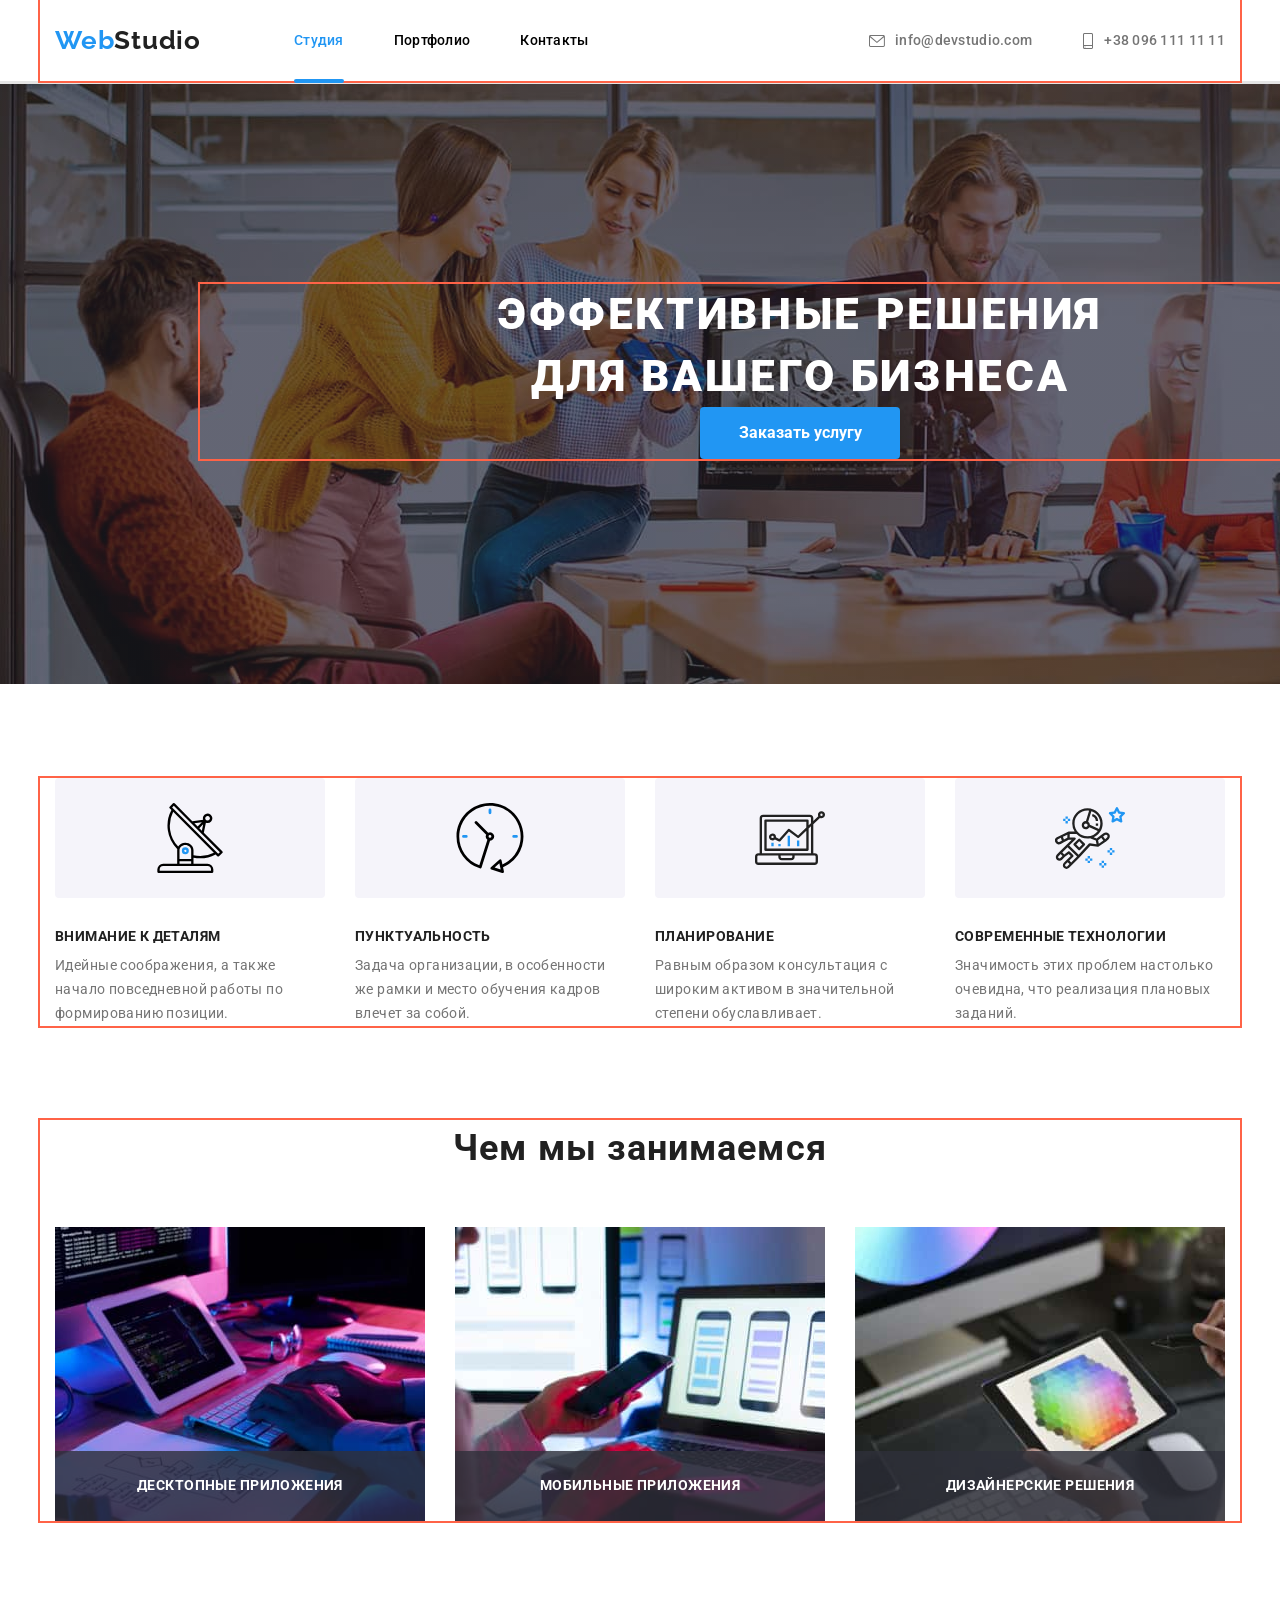
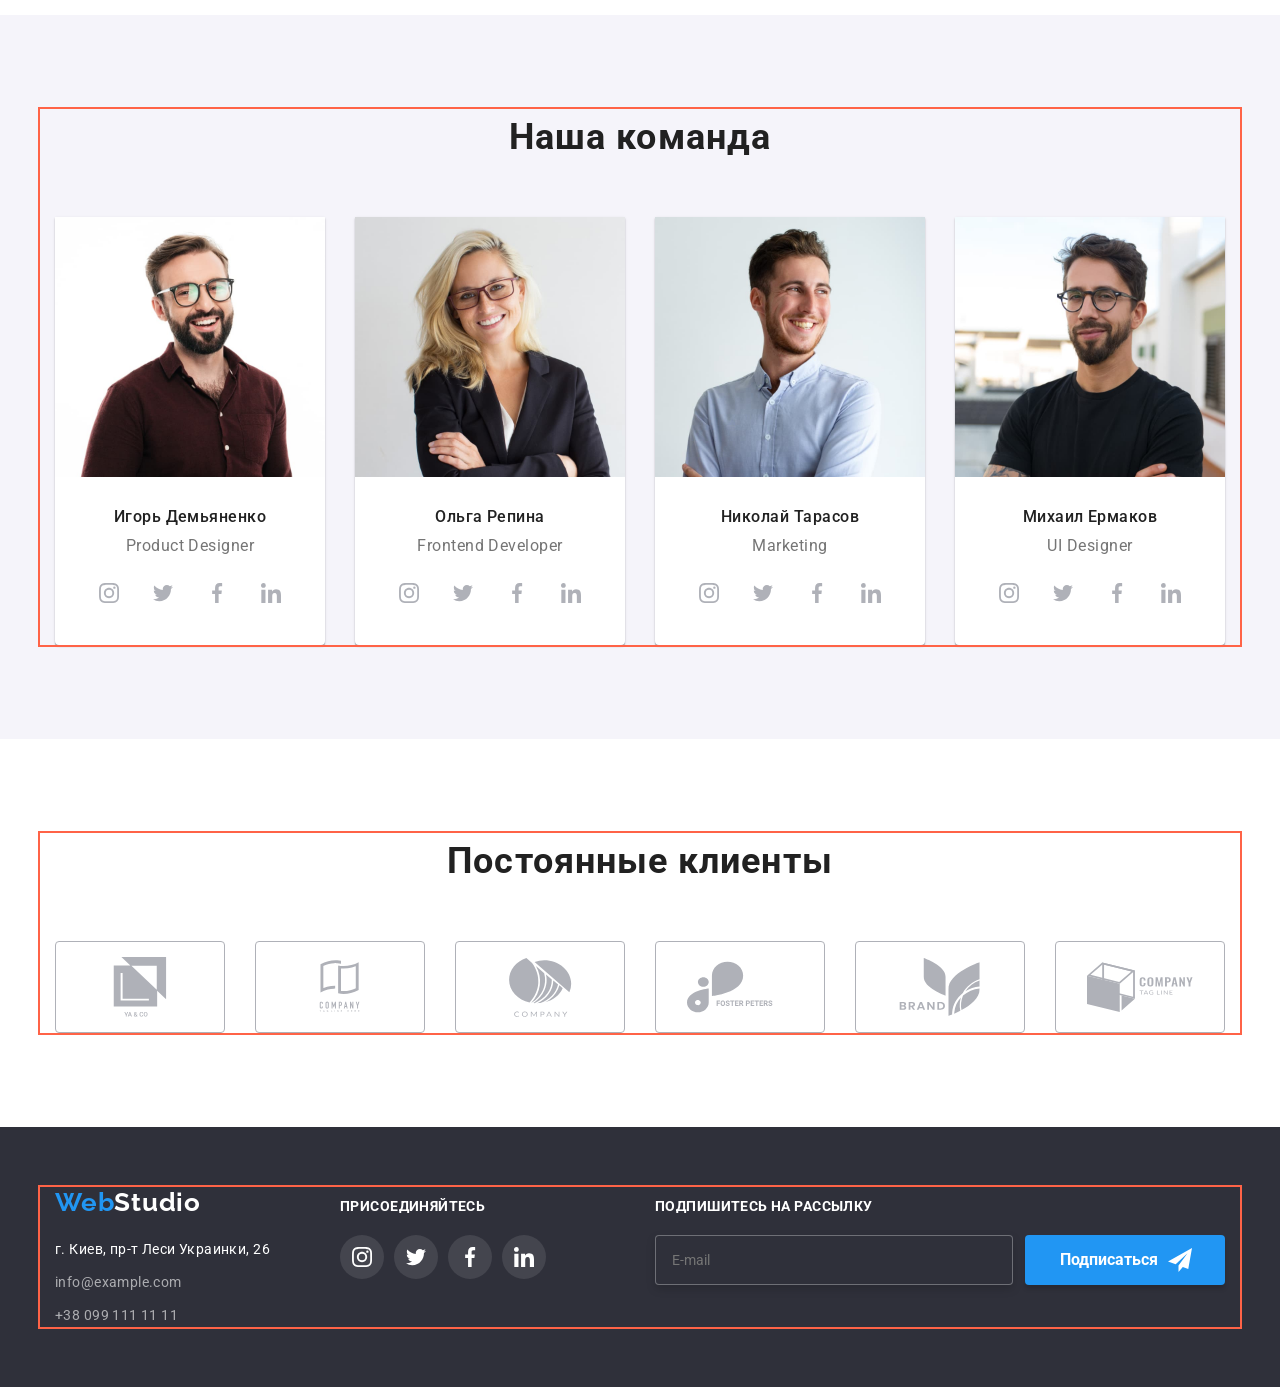
<file: index.html>
<!DOCTYPE html>
<html lang="ru">
<head>
    <meta charset="UTF-8">
    <meta http-equiv="X-UA-Compatible" content="IE=edge">
    <meta name="viewport" content="width=device-width, initial-scale=1.0">
    <link rel="stylesheet" href="https://cdnjs.cloudflare.com/ajax/libs/modern-normalize/1.1.0/modern-normalize.min.css" integrity="sha512-wpPYUAdjBVSE4KJnH1VR1HeZfpl1ub8YT/NKx4PuQ5NmX2tKuGu6U/JRp5y+Y8XG2tV+wKQpNHVUX03MfMFn9Q==" crossorigin="anonymous" referrerpolicy="no-referrer" />
    <link rel="stylesheet" href="./css/styles.css">
    <link rel="preconnect" href="https://fonts.googleapis.com">
    <link rel="preconnect" href="https://fonts.gstatic.com">
    <link href="https://fonts.googleapis.com/css2?family=Raleway:wght@700&family=Roboto:wght@400;500;700;900&display=swap" rel="stylesheet">
    <title>Партфолио</title>
</head>
<body>
            <!--  Шапка !--> 
    <header class="header">
        <div class="container container-header">
        <a class="link-logo" href="#"><span class="text-web">Web</span>Studio</a>
        <nav class="header-navigation">
            <ul class="header-list-nav">
                <li class="header-item" ><a class="header-link aclive-page current" href="./index.html">Студия</a></li>
                <li class="header-item"><a class="header-link" href="./portfolio.html">Портфолио</a></li>
                <li class="header-item"><a class="header-link" href="#">Контакты</a></li>
            </ul>

        </nav> 
            <ul class="header-list-adress">
                <li class="header-item-adress">
                    <a class="header-link-mail connection" href="mailto:info@devstudio.com"><svg class="header-link-icom-mail" width="16" height="12"><use href="images/icons/symbol .svg#icon-envelope"></use></svg>info@devstudio.com</a>
                </li>
                <li class="header-item-adress">
                    <a class="header-link-tel connection" href="tel:+380961111111"><svg class="header-link-icon-tel" width="12" height="16"><use href="images/icons/symbol .svg#icon-smartphone"></use></svg>+38 096 111 11 11</a>
                </li>
            </ul>
        </div>
    </header>
    
    <!-- Основная часть -->
    <main>
        <section class="hero overlane">
            <div class="container">
            <h1 class="hero-title">Эффективные решения для вашего бизнеса</h1>
           <button  class="hero-btn" type="button" data-modal-open>Заказать услугу</button>
        </div>
        </section>
       <!-- Особенности -->
        <section class="special">
            <div class="container">
            <h2 class="visually-hidden">Особенности</h2>
            <ul class="special-list">
                <li class="special-item">
                    <div class="special-cont-svg">
                        <svg class="special-svg">
                            <use href="images/icons/symbol .svg#icon-antenna-1">
                                
                            </use>
                        </svg>
                    </div>
                    <h3 class="special-feature">Внимание к деталям</h3>
                    <p class="special-text">Идейные соображения, а также начало повседневной работы по формированию позиции.</p>
                </li>
                <li class="special-item">
                    <div class="special-cont-svg">
                        <svg class="special-svg">
                            <use href="images/icons/symbol .svg#icon-clock-1">
                                
                            </use>
                        </svg>
                    </div>
                    <h3 class="special-feature">Пунктуальность</h3>
                    <p class="special-text">Задача организации, в особенности же рамки и место обучения кадров влечет за собой.</p>
                </li>
                <li class="special-item">
                    <div class="special-cont-svg">
                        <svg class="special-svg">
                            <use href="images/icons/symbol .svg#icon-diagram-1">
                                
                            </use>
                        </svg>
                    </div>
                    <h3 class="special-feature">Планирование</h3>
                    <p class="special-text">Равным образом консультация с широким активом в значительной степени обуславливает.</p>
                </li>
                <li class="special-item">
                    <div class="special-cont-svg">
                        <svg class="special-svg">
                            <use href="images/icons/symbol .svg#icon-astronaut-1">
                                
                            </use>
                        </svg>
                    </div>
                    <h3 class="special-feature">Современные технологии</h3>
                    <p class="special-text">Значимость этих проблем настолько очевидна, что реализация плановых заданий.</p>
                </li>
            </ul>
        </div>
        </section>
        
        <!-- Чем Занимаемся -->
        <section class="work">
            <div class="container">
            <h2 class="work-title title">Чем мы занимаемся</h2>
            <ul class="work-list">
                <li class="work-item">
                    <div class="work-thumb">
                        <img src="./images/class/comp.jpg" alt="Компьютер" width="370">
                        <div class="work-thumb-text">
                        <h3 class="work-title-description">Десктопные приложения</h3>
                    </div>
                    </div>                           
                </li>
                <li class="work-item">
                    <div class="work-thumb">
                    <img src="./images/class/phone.jpg" alt="Телефон" width="370">
                    <div class="work-thumb-text">
                    <h3 class="work-title-description">Мобильные приложения</h3>
                </div>
                </div>
                </li>
                <li class="work-item">
                    <div class="work-thumb">
                    <img src="./images/class/tablet.jpg" alt="Планшет" width="370">
                    <div class="work-thumb-text">
                    <h3 class="work-title-description">Дизайнерские решения</h3>
                </div>
                </div>
                </li>
            </ul>
        </div>
        </section>
        <!-- Команда -->
        <section class="team">
            <div class="container">
            <h2 class="team-title title">Наша команда</h2>
            <ul class="team-list">
                <li class="team-item">
                    
                    <img class="team-img" src="./images/team/Igor.jpg" alt="Игорь" width="270">
                    <div class="team-poster">
                        <h3 class="team-title-men">Игорь Демьяненко</h3>
                    <p class="team-class" lang="en">Product Designer</p>
                    <ul class="team-list-svg">
                        <li class="team-item-svg">
                            <a class="team-link-svg" href="https://www.instagram.com/"><svg class="team-svg"><use href="images/icons/symbol .svg#icon-instagram-2"></use></svg></a>
                        </li>
                        <li class="team-item-svg">
                            <a class="team-link-svg" href="https://twitter.com/"><svg class="team-svg"><use href="images/icons/symbol .svg#icon-twitter-1"></use></svg></a>
                        </li>
                        <li class="team-item-svg">
                            <a class="team-link-svg" href="https://www.facebook.com/"><svg class="team-svg"><use href="images/icons/symbol .svg#icon-facebook-1"></use></svg></a>
                        </li>
                        <li class="team-item-svg">
                            <a class="team-link-svg" href="https://www.linkedin.com/"><svg class="team-svg"><use href="images/icons/symbol .svg#icon-linkedin-1"></use></svg></a>
                        </li>
                    </ul>    
                </div>
                    
                    
                </li>
                <li class="team-item">
                
                    
                        <img class="team-img" src="./images/team/Olga.jpg" alt="Ольга" width="270">
                        <div class="team-poster aft">
                        <h3 class="team-title-men">Ольга Репина</h3>
                    <p class="team-class" lang="en">Frontend Developer</p>
                    <ul class="team-list-svg">
                        <li class="team-item-svg">
                            <a class="team-link-svg" href="https://www.instagram.com/"><svg class="team-svg"><use href="images/icons/symbol .svg#icon-instagram-2"></use></svg></a>
                        </li>
                        <li class="team-item-svg">
                            <a class="team-link-svg" href="https://twitter.com/"><svg class="team-svg"><use href="images/icons/symbol .svg#icon-twitter-1"></use></svg></a>
                        </li>
                        <li class="team-item-svg">
                            <a class="team-link-svg" href="https://www.facebook.com/"><svg class="team-svg"><use href="images/icons/symbol .svg#icon-facebook-1"></use></svg></a>
                        </li>
                        <li class="team-item-svg">
                            <a class="team-link-svg" href="https://www.linkedin.com/"><svg class="team-svg"><use href="images/icons/symbol .svg#icon-linkedin-1"></use></svg></a>
                        </li>
                    </ul>
                </div>
                    
                  
                </li>
                <li class="team-item">
                 
                    
                        <img class="team-img" src="./images/team/Nikolay.jpg" alt="Николай" width="270">
                        <div class="team-poster">
                        <h3 class="team-title-men">Николай Тарасов</h3>
                    <p class="team-class" lang="en">Marketing</p>
                    <ul class="team-list-svg">
                        <li class="team-item-svg">
                            <a class="team-link-svg" href="https://www.instagram.com/"><svg class="team-svg"><use href="images/icons/symbol .svg#icon-instagram-2"></use></svg></a>
                        </li>
                        <li class="team-item-svg">
                            <a class="team-link-svg" href="https://twitter.com/"><svg class="team-svg"><use href="images/icons/symbol .svg#icon-twitter-1"></use></svg></a>
                        </li>
                        <li class="team-item-svg">
                            <a class="team-link-svg" href="https://www.facebook.com/"><svg class="team-svg"><use href="images/icons/symbol .svg#icon-facebook-1"></use></svg></a>
                        </li>
                        <li class="team-item-svg">
                            <a class="team-link-svg" href="https://www.linkedin.com/"><svg class="team-svg"><use href="images/icons/symbol .svg#icon-linkedin-1"></use></svg></a>
                        </li>
                    </ul>   
                </div>
                    
                
                </li>
                <li class="team-item">
                 
                    
                        <img class="team-img" src="./images/team/Michael.jpg" alt="Михаил" width="270">
                        <div class="team-poster">
                        <h3 class="team-title-men">Михаил Ермаков</h3>
                        <p class="team-class" lang="en">UI Designer</p>
                        <ul class="team-list-svg">
                            <li class="team-item-svg">
                                <a class="team-link-svg" href="https://www.instagram.com/"><svg class="team-svg"><use href="images/icons/symbol .svg#icon-instagram-2"></use></svg></a>
                            </li>
                            <li class="team-item-svg">
                                <a class="team-link-svg" href="https://twitter.com/"><svg class="team-svg"><use href="images/icons/symbol .svg#icon-twitter-1"></use></svg></a>
                            </li>
                            <li class="team-item-svg">
                                <a class="team-link-svg" href="https://www.facebook.com/"><svg class="team-svg"><use href="images/icons/symbol .svg#icon-facebook-1"></use></svg></a>
                            </li>
                            <li class="team-item-svg">
                                <a class="team-link-svg" href="https://www.linkedin.com/"><svg class="team-svg"><use href="images/icons/symbol .svg#icon-linkedin-1"></use></svg></a>
                            </li>
                        </ul>
           
                    </div>
                    
                
                </li>
            </ul>
        </div>

        </section>
        <section class="client">
            <div class="container">
                <h2 class="client-title title">Постоянные клиенты</h2>
                <ul class="client-list">
                    <li class="client-item">
                        <a href="#" class="client-link"><svg class="client-item-svg"><use href="images/icons/symbol .svg#icon-comp1"></use></svg></a>
                    </li>
                    <li class="client-item">
                        <a href="#" class="client-link"><svg class="client-item-svg"><use href="images/icons/symbol .svg#icon-comp2"></use></svg></a>
                    </li>
                    <li class="client-item">
                        <a href="#" class="client-link"><svg class="client-item-svg"><use href="images/icons/symbol .svg#icon-comp3"></use></svg></a>
                    </li>
                    <li class="client-item">
                        <a href="#" class="client-link"><svg class="client-item-svg"><use href="images/icons/symbol .svg#icon-comp4"></use></svg></a>
                    </li>
                    <li class="client-item">
                        <a href="#" class="client-link"><svg class="client-item-svg"><use href="images/icons/symbol .svg#icon-comp5"></use></svg></a>
                    </li>
                    <li class="client-item">
                        <a href="#" class="client-link"><svg class="client-item-svg"><use href="images/icons/symbol .svg#icon-comp6"></use></svg></a>                        
                    </li>
                </ul>
            </div>

        </section>
    </main>
    <!-- Подвал -->
    <footer class="footer">
        <div class="container footer-cont">
            <div class="footer-adress-cont cont">
            <a class="link-logo" href="#"><span class="text-web">Web</span>Studio</a>
        <address class="footer-adress">
            <ul class="footer-list">
                <li class="footer-item-adress"><a class="footer-link-adress connection" href="#">г. Киев, пр-т Леси Украинки, 26</a></li>
                <li class="footer-item"><a class="footer-link-tel connection" href="mailto:info@example.com">info@example.com</a></li>
                <li class="footer-item"><a class="footer-link-mail connection" href="tel:+380991111111">+38 099 111 11 11</a></li>
            </ul>
        </address> 
    </div>
    <div class="footer-social cont">
        <p class="footer-text">присоединяйтесь</p>
        <ul class="footer-social-list">
            <li class="footer-social-item"><a class="footer-social-link" href="https://www.instagram.com/"><svg class="footer-icon"><use href="images/icons/symbol .svg#icon-instagram-2"></use></svg></a></li>
            <li class="footer-social-item"><a class="footer-social-link" href="https://twitter.com/"><svg class="footer-icon"><use href="images/icons/symbol .svg#icon-twitter-1"></use></svg></a></li>
            <li class="footer-social-item"><a class="footer-social-link" href="https://www.facebook.com/"><svg class="footer-icon"><use href="images/icons/symbol .svg#icon-facebook-1"></use></svg></a></li>
            <li class="footer-social-item"><a class="footer-social-link" href="https://www.linkedin.com/"><svg class="footer-icon"><use href="images/icons/symbol .svg#icon-linkedin-1"></use></svg></a></li>
        </ul>
    </div>
    <div class="footer-input">
        <form class="footer-form">
            <p class="footer-text">Подпишитесь на рассылку</p>   
            <div class="footer-subscribe cont">
            <input class="footer-input-mail" type="email" name="email" id="email" placeholder="E-mail">
            <label for="email"></label>
            <button type="submit" class="footer-btn"><svg class="footer-svg" width="24" height="24"><use class="footer-svg-icon" href="images/icons/symbol .svg#icon-icon-send"></use></svg>Подписаться</button>
            </div>
        </form>
    </div>
</div>
</footer>
    
    <!-- /////////////////MODAL /////////// -->
    <div class="backdrop is-hidden" data-modal>
        <div class="modal">
            <form class="form">
                <p class="form-title-text">Оставьте свои данные, мы вам перезвоним</p>
                
                    <label class="label">
                        <input class="input" type="text" name="text" placeholder=" ">
                        <svg class="form-icon" width="18" height="18">
                            <use href="./images/icons/symbol .svg#icon-person-black-18dp-1"></use>
                        </svg>
                        <span class="form-text">Имя</span>
                    </label>
                
                <label class="label">
                    <input class="input" type="tel" name="tel" placeholder=" " autofocus>
                    <svg class="form-icon" width="18" height="18">
                        <use href="./images/icons/symbol .svg#icon-phone-black-18dp-1"></use>
                    </svg>
                    <span class="form-text">Телефон</span>
                </label>
                <label class="label">
                    <input class="input" type="email" name="email" placeholder=" ">
                    <svg class="form-icon" width="18" height="18">
                        <use href="./images/icons/symbol .svg#icon-email-black-18dp-1"></use>
                    </svg>
                    <span class="form-text">Почта</span>
                </label>
                <label class="label label-comment">
                <textarea class="form-comment" name="comment" id="comment" cols="40" rows="10" placeholder="Введите текст"></textarea>
                <span class="form-text">Комментарий</span>
            </label> 

                <label class="label-checkbox">
                    <input class="checkbox-input" type="checkbox" name="check" value="check">
                    <svg class="checkbox-icon" width="16" height="15"> 
                        <use href="./images/icons/symbol .svg#icon-icon-check"></use>
                    </svg>
                    <p class="checkbox-text">Соглашаюсь с рассылкой и принимаю <span><a class="checkbox-text-decoration" href="#">Условия договора</a></span></p>
                </label>
                
                <button type="submit" class="form-btn">Отправить</button>
    
            </form>
            
        <button class="modal-button" type="button" data-modal-close>
            <svg class="modal-icon" width="11" height="11">
                <use  href="images/icons/symbol .svg#icon-Vector-1">

                </use>
            </svg>
        </button>
        
    
        </div>
    </div>
    
    <script src="./js/modal.js"></script>
</body>
</html>
</file>
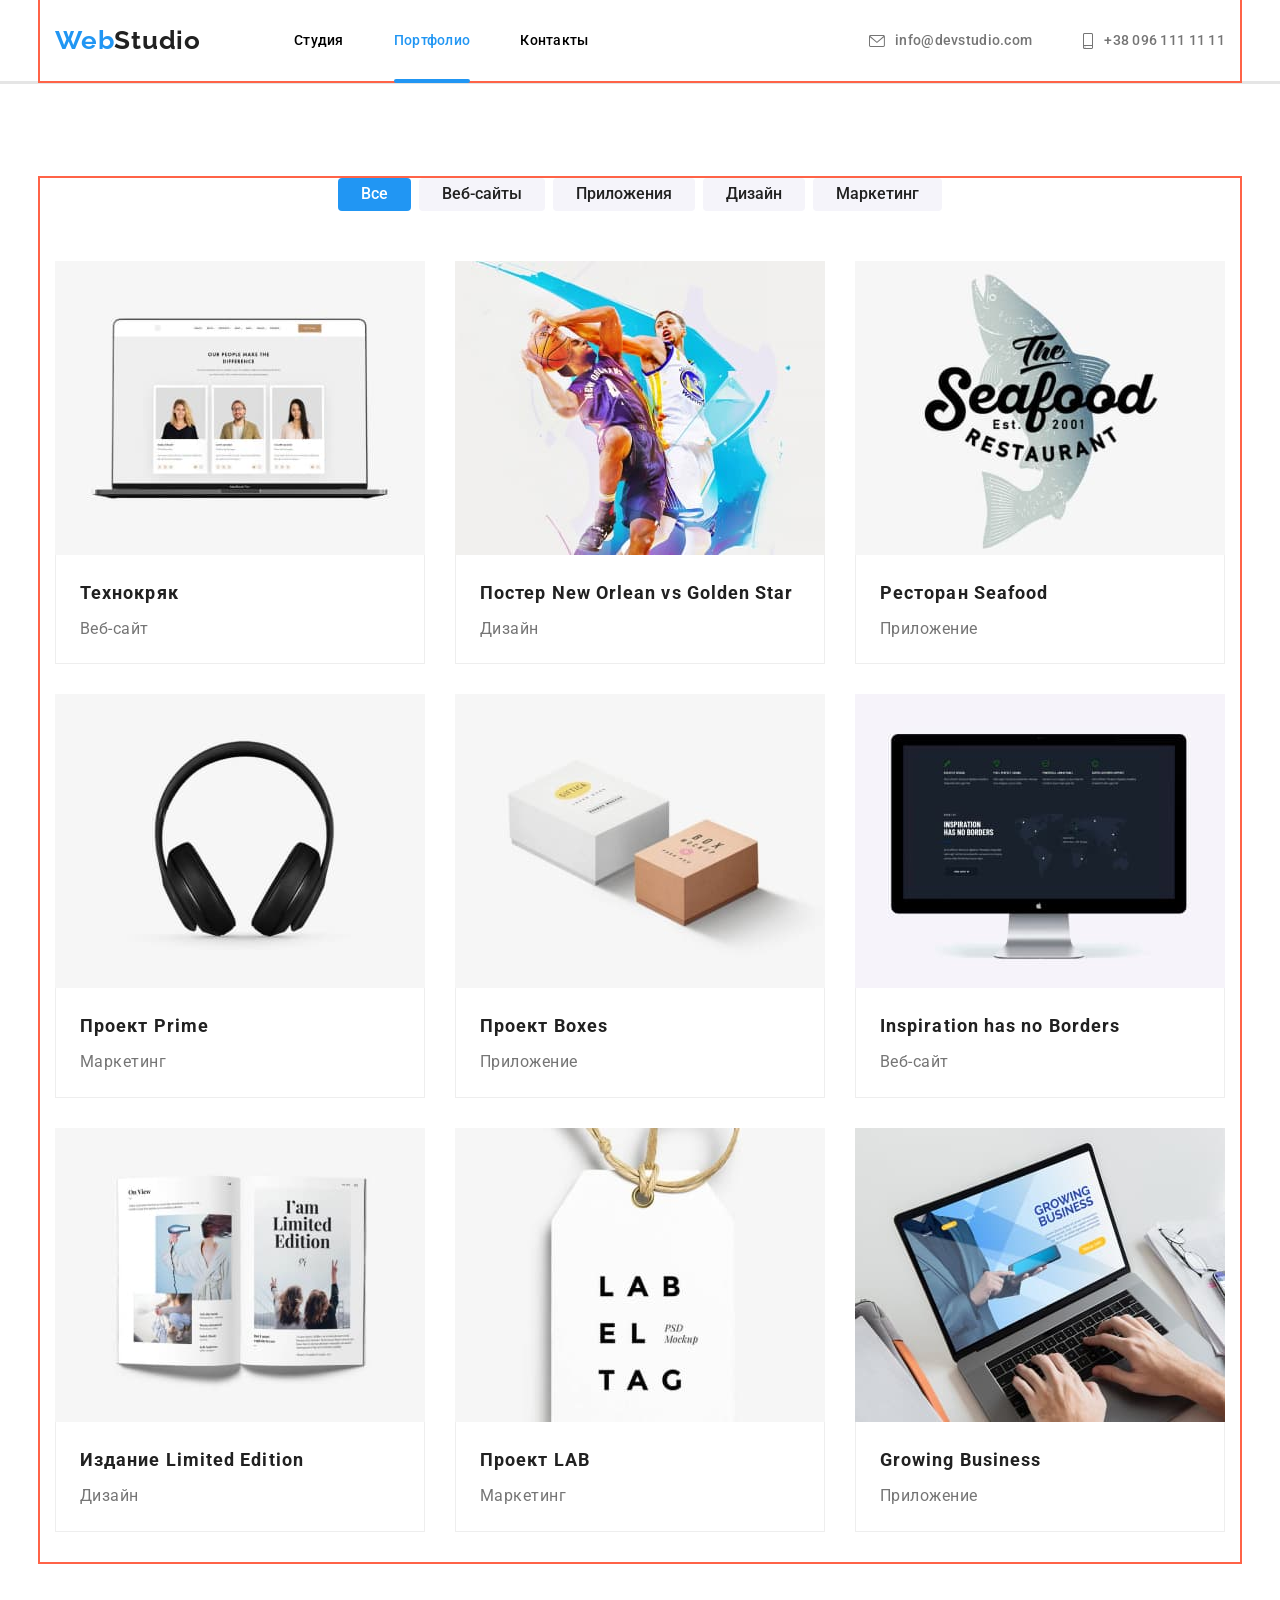
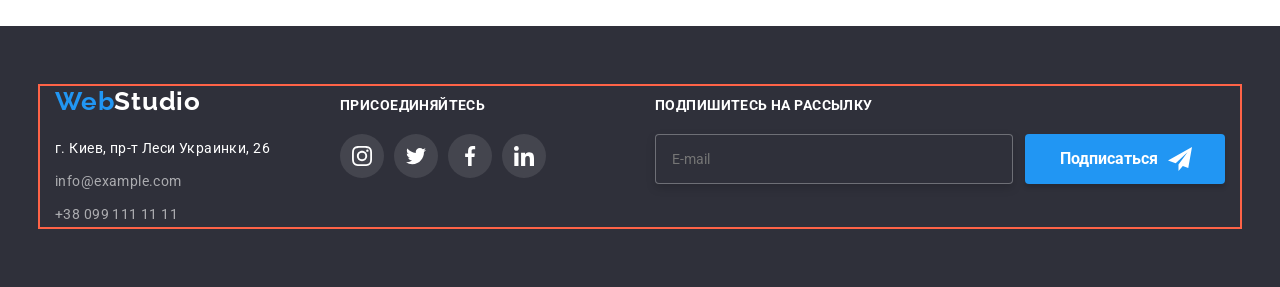
<file: portfolio.html>
<!DOCTYPE html>
<html lang="ru">
<head>
    <meta charset="UTF-8">
    <meta http-equiv="X-UA-Compatible" content="IE=edge">
    <meta name="viewport" content="width=device-width, initial-scale=1.0">
    <link rel="stylesheet" href="https://cdnjs.cloudflare.com/ajax/libs/modern-normalize/1.1.0/modern-normalize.min.css" integrity="sha512-wpPYUAdjBVSE4KJnH1VR1HeZfpl1ub8YT/NKx4PuQ5NmX2tKuGu6U/JRp5y+Y8XG2tV+wKQpNHVUX03MfMFn9Q==" crossorigin="anonymous" referrerpolicy="no-referrer" />
    <link rel="stylesheet" href="./css/styles.css">
    <link rel="preconnect" href="https://fonts.googleapis.com">
    <link rel="preconnect" href="https://fonts.gstatic.com">
    <link href="https://fonts.googleapis.com/css2?family=Raleway:wght@700&family=Roboto:wght@400;500;700;900&display=swap" rel="stylesheet">
    <title>Партфолио</title>
</head>
<body>
    <!--  Шапка !--> 
    <header class="header">
        <div class="container container-header">
        <a class="link-logo" href="#"><span class="text-web">Web</span>Studio</a>
        <nav class="header-navigation">
            <ul class="header-list-nav">
                <li class="header-item" ><a class="header-link " href="./index.html">Студия</a></li>
                <li class="header-item"><a class="header-link aclive-page current" href="./portfolio.html">Портфолио</a></li>
                <li class="header-item"><a class="header-link" href="#">Контакты</a></li>
            </ul>

        </nav> 
        <ul class="header-list-adress">
            <li class="header-item-adress">
                <a class="header-link-mail connection" href="mailto:info@devstudio.com"><svg class="header-link-icom-mail" width="16" height="12"><use href="images/icons/symbol .svg#icon-envelope"></use></svg>info@devstudio.com</a>
            </li>
            <li class="header-item-adress">
                <a class="header-link-tel connection" href="tel:+380961111111"><svg class="header-link-icon-tel" width="12" height="16"><use href="images/icons/symbol .svg#icon-smartphone"></use></svg>+38 096 111 11 11</a>
            </li>
        </ul>
    </div>
</header>
<!-- Герой -->
<main>
    <section class="services">
        <div class="container">
    <h1 class="visually-hidden">Услуги</h1>
    <ul class="services-list">
        <li class="secvices-item"><button type="button" class="services-btn karen-btn">Все</button></li>
        <li class="secvices-item"><button type="button" class="services-btn">Веб-сайты</button></li>
        <li class="secvices-item"><button type="button" class="services-btn">Приложения</button></li>
        <li class="secvices-item"><button type="button" class="services-btn">Дизайн</button></li>
        <li class="secvices-item"><button type="button" class="services-btn">Маркетинг</button></li>
    </ul>
    <ul class="services-cards">
    <li class="services-cards-item">
        <a href="#" class="services-link">
            <div class="services-animation">
<img class="services-img" src="./dz-2.img/crack.jpg" alt="сайт в ноуте" width="370">
<div class="services-bgr">
<p class="services-animation-text">Технокряк это современная площадка распространения коронавируса. Компании используют эту платформу для цифрового шпионажа и атак на защищённые сервера конкурентов.</p>
</div>
</div>
<div class="poster-text">
    <h2 class="services-title">Технокряк</h2>
<p class="services-text">Веб-сайт</p>   
</div>
        </a>        
</li>
        <li class="services-cards-item">
        <a href="#" class="services-link">
            <div class="services-animation">
<img class="services-img" src="./dz-2.img/basketball.jpg" alt="играют в баскетбол" width="370">
<div class="services-bgr">
    <p class="services-animation-text">Технокряк это современная площадка распространения коронавируса. Компании используют эту платформу для цифрового шпионажа и атак на защищённые сервера конкурентов.</p>
    </div>
    </div>
<div class="poster-text"><h2 class="services-title">Постер <span lang="en">New Orlean vs Golden Star</span></h2>
    <p class="services-text">Дизайн</p>
</div>
</a>
        </li>
        <li class="services-cards-item">
            <a href="#" class="services-link">
                <div class="services-animation">
<img class="services-img" src="./dz-2.img/fish.jpg" alt="рыба" width="370">
<div class="services-bgr">
    <p class="services-animation-text">Технокряк это современная площадка распространения коронавируса. Компании используют эту платформу для цифрового шпионажа и атак на защищённые сервера конкурентов.</p>
    </div>
    </div>
<div class="poster-text">
    <h2 class="services-title">Ресторан <span lang="en">Seafood</span></h2>
<p class="services-text">Приложение</p>
</div>
</a>
        </li>
        <li class="services-cards-item">
            <a href="#" class="services-link">
                <div class="services-animation">
<img class="services-img" src="./dz-2.img/headphones.jpg" alt="наушники" width="370">
<div class="services-bgr">
    <p class="services-animation-text">Технокряк это современная площадка распространения коронавируса. Компании используют эту платформу для цифрового шпионажа и атак на защищённые сервера конкурентов.</p>
    </div>
    </div>
<div class="poster-text">
    <h2 class="services-title">Проект <span lang="en">Prime</span></h2>
<p class="services-text">Маркетинг</p>
</div>
</a>
        </li>
        <li class="services-cards-item">
            <a href="#" class="services-link">
                <div class="services-animation">
<img class="services-img" src="./dz-2.img/boxes.jpg" alt="коробки" width="370">
<div class="services-bgr">
    <p class="services-animation-text">Технокряк это современная площадка распространения коронавируса. Компании используют эту платформу для цифрового шпионажа и атак на защищённые сервера конкурентов.</p>
    </div>
    </div>
<div class="poster-text">
    <h2 class="services-title">Проект <span lang="en">Boxes</span></h2>
<p class="services-text">Приложение</p>
</div>
</a>
        </li>
        <li class="services-cards-item">
            <a href="#" class="services-link">
                <div class="services-animation">
<img class="services-img" src="./dz-2.img/monitor.jpg" alt="монитор" width="370">
<div class="services-bgr">
    <p class="services-animation-text">Технокряк это современная площадка распространения коронавируса. Компании используют эту платформу для цифрового шпионажа и атак на защищённые сервера конкурентов.</p>
    </div>
    </div>
<div class="poster-text">
    <h2 class="services-title"><span lang="en">Inspiration has no Borders</span></h2>
<p class="services-text">Веб-сайт</p>
</div>
</a>
        </li>
        <li class="services-cards-item">
            <a href="#" class="services-link">
                <div class="services-animation">
<img class="services-img" src="./dz-2.img/book.jpg" alt="книга" width="370">
<div class="services-bgr">
    <p class="services-animation-text">Технокряк это современная площадка распространения коронавируса. Компании используют эту платформу для цифрового шпионажа и атак на защищённые сервера конкурентов.</p>
    </div>
    </div>
<div class="poster-text">
    <h2 class="services-title">Издание <span lang="en">Limited Edition</span></h2>
<p class="services-text">Дизайн</p>
</div>
</a>
        </li>
        <li class="services-cards-item">
            <a href="#" class="services-link">
                <div class="services-animation">
<img class="services-img" src="./dz-2.img/tag.jpg" alt="бирка" width="370">
<div class="services-bgr">
    <p class="services-animation-text">Технокряк это современная площадка распространения коронавируса. Компании используют эту платформу для цифрового шпионажа и атак на защищённые сервера конкурентов.</p>
    </div>
    </div>
<div class="poster-text">
    <h2 class="services-title">Проект <span lang="en">LAB</span></h2>
<p class="services-text">Маркетинг</p>
</div>
</a>
        </li>
        <li class="services-cards-item">
            <a href="#" class="services-link">
                <div class="services-animation">
<img class="services-img" src="./dz-2.img/notebook.jpg" alt="ноутбук" width="370">
<div class="services-bgr">
    <p class="services-animation-text">Технокряк это современная площадка распространения коронавируса. Компании используют эту платформу для цифрового шпионажа и атак на защищённые сервера конкурентов.</p>
    </div>
    </div>
<div class="poster-text">
<h2 class="services-title" lang="en">Growing Business</h2>
<p class="services-text">Приложение</p>
</div>
</a>
        </li>
    </ul> 
    </div>
    </section>  
</main>
<!-- Подвал -->
<footer class="footer">
    <div class="container footer-cont">
        <div class="footer-adress-cont cont">
        <a class="link-logo" href="#"><span class="text-web">Web</span>Studio</a>
    <address class="footer-adress">
        <ul class="footer-list">
            <li class="footer-item-adress"><a class="footer-link-adress connection" href="#">г. Киев, пр-т Леси Украинки, 26</a></li>
            <li class="footer-item"><a class="footer-link-tel connection" href="mailto:info@example.com">info@example.com</a></li>
            <li class="footer-item"><a class="footer-link-mail connection" href="tel:+380991111111">+38 099 111 11 11</a></li>
        </ul>
    </address> 
</div>
    <div class="footer-social cont">
        <p class="footer-text">присоединяйтесь</p>
        <ul class="footer-social-list">
            <li class="footer-social-item"><a class="footer-social-link" href="https://www.instagram.com/"><svg class="footer-icon"><use href="images/icons/symbol .svg#icon-instagram-2"></use></svg></a></li>
            <li class="footer-social-item"><a class="footer-social-link" href="https://twitter.com/"><svg class="footer-icon"><use href="images/icons/symbol .svg#icon-twitter-1"></use></svg></a></li>
            <li class="footer-social-item"><a class="footer-social-link" href="https://www.facebook.com/"><svg class="footer-icon"><use href="images/icons/symbol .svg#icon-facebook-1"></use></svg></a></li>
            <li class="footer-social-item"><a class="footer-social-link" href="https://www.linkedin.com/"><svg class="footer-icon"><use href="images/icons/symbol .svg#icon-linkedin-1"></use></svg></a></li>
        </ul>
    </div>
    <div class="footer-input">
        <form class="footer-form">
            <p class="footer-text">Подпишитесь на рассылку</p>   
            <div class="footer-subscribe cont">
            <input class="footer-input-mail" type="email" name="email" id="email" placeholder="E-mail">
            <label for="email"></label>
            <button type="submit" class="footer-btn"><svg class="footer-svg" width="24" height="24"><use class="footer-svg-icon" href="images/icons/symbol .svg#icon-icon-send"></use></svg>Подписаться</button>
            </div>
        </form>
    </div>
</div>
</footer>
<script src="./js/modal.js"></script>
</body>
</html>
</file>
<file: css/styles.css>
:root {
    --brand-blue: #2196F3;
    --brand-black: #212121;
    --brand-white: #ffffff;
    --brand-fon: #2F303A;
    --brand-grey:#757575;
    --brand-black-studio: #000000;
    --brand-background: #E5E5E5;
    --brand-background-team: #F5F4FA;
    --brand-link-svg:#AFB1B8;
    --brand-btn:#188CE8;
    --brand-border:#EEEEEE;
    --brand-transition:250ms cubic-bezier(0.4, 0, 0.2, 1);
    
}
 /* СТУДИЯ 1 */
body {
color: var(--brand-black);
font-family: 'Roboto', sans-serif;
font-size: 14px;
color: #E5E5E5;
}
.container{
    
    width: 1200px;
    margin:0 auto;
    padding: 0 15px;
    outline: 2px solid tomato;
    
    
    
}
h1,h2,h3,h4,h5,h6{
    margin: 0 ;
    
}
p{
    margin: 0;
    
}
ul{
    list-style: none;
    margin: 0;
    padding: 0;
}
img{
        display: block;
        max-width: 100%;
        height: auto;
        
}





/* header  */

     /*   ВАРИАНТ 2 */
.header{
    background-color: var(--brand-white);
    border-bottom-style: solid;
    
}

.container-header{
    display: flex;
    align-items: center;
}




    .link-logo{
text-decoration: none;
color: var(--brand-black);
font-family: Raleway;
font-weight: 700;
font-size: 26px;
line-height: 1.2;
letter-spacing: 0.03em;

}
.header .link-logo {
    display: inline-block;
    padding-top: 25px;
    padding-bottom: 25px;
}

.text-web {
    color: var(--brand-blue)
}
.link-logo:hover, .link-logo:focus{
    color: var(--brand-blue);
}
.link-logo:active{
    color: var(--brand-blue);
}


a{
    text-decoration: none;
}
.header-navigation{
    margin-left: 93px;
}
.header-list-nav, .header-list-adress{
    
    font-weight: 500;
    font-size: 14px;
    line-height: 1.14;
    letter-spacing: 0.02em;
    color: var(--brand-black);
    
}
.header-list-nav{
    display: flex;
    
    
}
.header-list-adress{
    display: flex;
    margin-left: auto;
}
.header-item:not(:last-child){
    margin-right: 50px;
    
}


.header-link{
    display: block;
    padding-top: 32px;
    padding-bottom: 32px;
    color: var(--brand-black-studio);
    transition: color 250ms cubic-bezier(0.4, 0, 0.2, 1);
    
}
.current{
    position: relative;
}
.current::after{
    content: '';
    position: absolute;
    width: 100%;
    height: 4px;
    left: 0;
    bottom: -2px;
    border-radius: 2px;
    background-color: var(--brand-blue);
    display: block;
}
.header-link:hover, .header-link:focus {
    color: var(--brand-blue);
}
.header-item-adress + .header-item-adress{
    margin-left: 50px;
}
.header-link-mail, .header-link-tel{
    display:flex;
    padding-top: 32px;
    padding-bottom: 32px;
    color: var(--brand-grey);
    align-items: center;

}
.header-link-icom-mail, .header-link-icon-tel{
    margin-right: 10px;
    fill: currentColor;
}
.header-link-mail:hover{
    fill: var(--brand-blue);
}
.header-link-icon-tel:hover{
    fill: var(--brand-blue);
}
.connection{
    transition: color 250ms cubic-bezier(0.4, 0, 0.2, 1);
    
}
.connection:hover, .connection:focus{
    color: var(--brand-blue);
    
}
.aclive-page{
    color: var(--brand-blue);
}



/*////////////////////// основная часть //////////////////*/
/*///////////////////////// hero //////////////////////// */
.hero{
    margin: 0 auto;
    padding-top: 200px;
    padding-bottom: 200px;
    background-color: var(--brand-fon);
    text-align: center;
    
}
.overlane{
    
    background-image: linear-gradient(to right, rgba(47, 48, 58, 0.4), rgba(47, 48, 58, 0.4)), 
    url("../images/backgraund/ImgBg.jpg");
    width: 1600px;
    min-height: 600px;
    margin-left: auto;
    margin-right: auto;
    background-repeat: no-repeat;
    background-size: cover;
    background-position: center;

}
.hero-title {
font-weight: 900;
font-size: 44px;
line-height: 1.4;
letter-spacing: 0.06em;
text-transform: uppercase;
color: var(--brand-white);
margin-bottom: 30px;
width: 696px;
margin:0 auto;
}
.hero-btn {
background-color: var(--brand-blue);
font-weight: 700;
font-size: 16px;
line-height: 1.87;
cursor:pointer;
font-family: inherit;
box-shadow: 0px 4px 4px rgba(0, 0, 0, 0.15);
border-radius: 4px;
color: var(--brand-white);
min-width: 200px;
border:1px solid transparent;


padding: 10px 32px;

transition: background-color 250ms cubic-bezier(0.4, 0, 0.2, 1);
}
.hero-btn:hover, .hero-btn:focus{
    background-color:var(--brand-btn);
}
.hero-btn:active{
    background-color:var(--brand-btn);
}

/* ////////////////////////MODAL //////////////////// */

.backdrop{
    position: fixed;
    top: 0;
    left: 0;
    width: 100%;
    height: 100%;
    
    background: rgba(0, 0, 0, 0.2);

    opacity: 1;
    transition: opacity 250ms cubic-bezier(0.4, 0, 0.2, 1);
}
.backdrop.is-hidden{
    opacity:0;
    pointer-events: none;
    
}
.backdrop.is-hidden .modal{
    transform: translate(-50%, -50%) scale(1.2);
    
}
.modal{
    position: absolute;
    width: 528px;
    height: 581px;

    padding: 39px 40px 41px;

    top: 50%;
    left: 50%;
    

    background: var(--brand-white);
    box-shadow: 0px 1px 3px rgba(0, 0, 0, 0.12), 0px 1px 1px rgba(0, 0, 0, 0.14), 0px 2px 1px rgba(0, 0, 0, 0.2);
    border-radius: 4px;
    
    transform: translate(-50%, -50%) scale(1);
    transition: transform 250ms cubic-bezier(0.4, 0, 0.2, 1);
}

.modal-button{
position: absolute;
top:8px;
right:8px;
width: 30px;
height: 30px;
border-radius: 50%;
background:var(--brand-white);
border: 1px solid rgba(0, 0, 0, 0.1);
background-color: var(--brand-white);
display: flex;
justify-content: center;
align-items: center;
cursor: pointer;
transition: fill 250ms cubic-bezier(0.4, 0, 0.2, 1);

}
.modal-button:hover, .modal-button:focus{
    fill: var(--brand-blue);
}


/*/////////// form-modal/////////// */
.form{
    display: flex;
    justify-content: center;
    flex-direction: column;
    
    
    color: #000000;
    

}
.label{
    position: relative;
    
    margin-bottom: 10px;
    
    display: flex;
    flex-direction: column-reverse;
    
    font-size: 12px;
    line-height: 1.16;
    letter-spacing: 0.01em;
    width: 448px;
}

.label-comment{
    margin-bottom: 20px;
}

.form-title-text{
    font-family: Roboto;
font-style: normal;
    font-weight: 700;
    text-align: center;
    
    width: 448px;
font-size: 20px;
line-height: 1.15;
text-align: center;
letter-spacing: 0.03em;
margin-bottom: 12px;
}
.input{
    height: 40px;
    width: 100%;
border-radius: 4px;
padding-left: 40px;
border: none;
outline: 1px solid rgba(33, 33, 33, 0.2);

transition: outline 250ms cubic-bezier(0.4, 0, 0.2, 1);

}
.form-icon{
    transition: fill 250ms cubic-bezier(0.4, 0, 0.2, 1);
}
.input:focus{
    outline: 1px solid var(--brand-blue);
    fill: var(--brand-blue);
}
.label:focus-within .form-icon{
    fill: var(--brand-blue);
}

.form-text {
   margin-bottom: 4px;
   color: var(--brand-grey);

}

.form-comment{
    width: 100%;
    height: 120px;
    
    resize: none;
    border: none;
    outline: 1px solid rgba(33, 33, 33, 0.2);
    border-radius: 4px;
    padding: 11px 15px;
    transition: outline 250ms cubic-bezier(0.4, 0, 0.2, 1);



}
.form-comment:focus {
    outline: 1px solid var(--brand-blue);
}

.label-checkbox{
    display: flex;
    justify-content: center;
    align-items: center;
    
    margin-bottom: 30px;

    transition: background-color 2500ms cubic-bezier(0.4, 0, 0.2, 1);
    
}
.checkbox-input:focus + .checkbox-icon{
    outline:1px solid #188CE8;
}

.checkbox-text{
    
font-weight: 500;
font-size: 14px;
line-height: 1.71;
letter-spacing: 0.03em;
color: var(--brand-grey);
margin-left: 8.38px;

}
.checkbox-text-decoration{
    text-decoration: underline;
    color: var(--brand-blue);
    
    transition: color 250ms cubic-bezier(0.4, 0, 0.2, 1);
}
.checkbox-text-decoration:hover, .checkbox-text-decoration:focus{
    color:var(--brand-btn);
}
.checkbox-icon{
    background-color: var(--brand-white);
    border:2px solid var(--brand-black);
    border-radius: 4px;
    cursor: pointer;
    
}

.checkbox-input{
    position: absolute;
    width: 1px;
    height: 1px;
    margin: -1px;
    border: 0;
    padding: 0;
    clip: rect(0 0 0 0);
    overflow: hidden;

    
}
.checkbox-input:checked + .checkbox-icon{
    background-color: var(--brand-blue);
    border-color: transparent;
}




.form-btn{
 width: 200px;
 height: 50px;
 margin: 0 auto;
 font-weight: 700;
font-size: 16px;
line-height: 1.87;

letter-spacing: 0.06em;
color:var(--brand-white);
background: var(--brand-blue);
box-shadow: 0px 4px 4px rgba(0, 0, 0, 0.15);
border-radius: 4px;
border: 1px solid transparent;
cursor: pointer;

transition: background-color 250ms cubic-bezier(0.4, 0, 0.2, 1);
}
.form-btn:hover, .form-btn:focus{
    background-color:var(--brand-btn);
}
.form-icon{
    position: absolute;
    top: 50%;
    margin-left: 12px;
    
}




/* ////////////////////special /////////////////////////*/
.special{
    display: flex;
    padding-top: 94px;
    padding-bottom: 94px;
    
}
.visually-hidden {
    position: absolute;
    white-space: nowrap;
    width: 1px;
    height: 1px;
    overflow: hidden;
    border: 0;
    padding: 0;
    clip: rect(0 0 0 0);
    clip-path: inset(50%);
    margin: -1px;
  }
.special-cont-svg{
   width: 270px;
   height: 120px;
   background-color: var(--brand-background-team);
   display: flex;
   justify-content: center;
   align-items: center;
   border-radius: 4px;
   margin-bottom: 30px;
}
.special-svg{
    width: 70px;
    height: 70px;
}


.title{
font-weight: 700;
text-align: center;
font-size: 36px;
line-height: 1.6;
letter-spacing: 0.03em;
color: var(--brand-black);
}
.special-list{
    display: flex;
    margin-right: -30px;
    
}
.special-item{
    width: 270px; 
    margin-right: 30px;
    
}
/*//////////////// BEFORE ОСОБЕННОСТИ //////////////// */

/*/////////////////// END //////////////////// */
.special-feature{
font-weight: 700;
font-size: 14px;
line-height: 16px;
letter-spacing: 0.03em;
text-transform: uppercase;
color: var(--brand-black);
margin-bottom: 10px;

}
.special-text{

font-size: 14px;
line-height: 1.7;
letter-spacing: 0.03em;
color: var(--brand-grey);
}
/* ////////////////////////work ////////////////////*/
.work{
    display: flex;
    padding-bottom: 94px;
    
    
    
}
.work-title{
    margin-bottom: 50px;
}
.work-list{
    display: flex;
    margin-right: -30px;
    
}
.work-item {
    margin-right: 30px;
}
.work-thumb{
    position: relative;
}
.work-thumb-text{
    position: absolute;
    bottom: 0;
    left: 0;
    width: 100%;
    height: 70px;

    display: flex;
    justify-content: center;
    align-items: center;

    background-color: #000000;
    background: rgba(47, 48, 58, 0.8);
}
.work-title-description{
font-style: normal;
font-weight: 700;
font-size: 14px;
line-height: 1.14;

letter-spacing: 0.03em;
text-transform: uppercase;
color: var(--brand-white);

}
/* .work-list{
    display: flex;
    
}
/* .work-item:not(:last-child){
    margin-right: 30px;
} */ 

/* ////////////////////////team ///////////////////////// */
.team{
    background-color: var(--brand-background-team);
    padding-top: 94px;
    padding-bottom: 94px;
}
.team-title{
    margin-bottom: 50px;
}
.team-list{
    display: flex;
    margin-right: -30px;
}
.team-item{
margin-right: 30px;
background: var(--brand-white);
box-shadow: 0px 1px 3px rgba(0, 0, 0, 0.12), 0px 1px 1px rgba(0, 0, 0, 0.14), 0px 2px 1px rgba(0, 0, 0, 0.2);
border-radius: 0px 0px 4px 4px;

}
.team-list-svg{
    display: flex;
}
.team-item-svg + .team-item-svg{
    margin-left: 10px;
}
.team-svg{
    width: 20px;
    height: 20px;
    fill: var(--brand-link-svg);
    
    
}
.team-link-svg{
    display: flex;
    width: 44px;
    height: 44px;
    justify-content: center;
    align-items: center;
    
    cursor: pointer;
    border-radius: 50%;
    transition: background-color 250ms cubic-bezier(0.4, 0, 0.2, 1);
}
.team-svg{
    transition: fill 250ms cubic-bezier(0.4, 0, 0.2, 1);
}
.team-link-svg:hover, .team-link-svg:focus{
background-color: var(--brand-blue);

fill: var(--brand-white);

}
.team-link-svg:hover .team-svg, .team-link-svg:focus .team-svg{
    fill: var(--brand-white);
}


.team-poster{
text-align: center;
padding: 30px 32px 30px 32px;

}



.team-title-men{
font-weight: 500;
font-size: 16px;
line-height: 1.2;
letter-spacing: 0.03em;
color: #212121;
margin-bottom: 10px;
}
.team-class{
    font-size: 16px;
line-height: 1.2;
letter-spacing: 0.03em;
color: var(--brand-grey);
margin-bottom: 16px;
}

/* .////////////////////////client//////////////// */
.client{
    padding-top: 94px;
    padding-bottom: 94px;
}
.client-title{
    margin-bottom: 50px;
}

.client-list{
    display: flex;
    margin-left: -30px;
    
}
.client-item {
    margin-left: 30px;
    width: 170px;
    height: 92px;
    cursor: pointer;
    
    
}
.client-link{
    display: block;
    width: 170px;
    height: 92px;
    border: 1px solid var(--brand-link-svg);
    border-radius: 4px;
    display: flex;
    justify-content: center;
    align-items: center;
    
    transition: border-color 250ms cubic-bezier(0.4, 0, 0.2, 1);
    }
    .client-item-svg{
    
        width: 106px;
        height: 60px; 
        fill: var(--brand-link-svg);
        transition: fill 250ms cubic-bezier(0.4, 0, 0.2, 1);
    }


    .client-link:hover, .client-link:focus{
        
        border-color: #2196F3;
        

    }
    .client-link:hover .client-item-svg, .client-link:focus
    .client-item-svg{
        
        fill: var(--brand-blue);
    }
    
    




/*  footer*/

footer{
    background-color: var(--brand-fon);
    padding-top: 60px;
    padding-bottom: 60px;
    
}
.footer .link-logo{
    display: block;
    margin-bottom: 0;
    margin-left: auto;
    color: var(--brand-white);
}
.link-logo{
    transition: color 250ms cubic-bezier(0.4, 0, 0.2, 1);
}

.link-logo:hover, .link-logo:focus{
    color: var(--brand-blue);
}
.link-logo:active{
    color:var(--brand-blue);
}

.footer-adress{
    color: var(--brand-white);
    cursor: pointer;
}

.footer-item-adress{
 font-size: 14px;
 font-style: normal;
line-height: 1.71;
letter-spacing: 0.03em;
color: var(--brand-white);
margin-bottom: 9px;
}
.footer-item{
    font-style: normal;
    
}
.footer-item:not(:last-child){
    margin-bottom: 9px;
}
.footer .link-logo{
    margin-bottom: 20px;
    
}
.footer-link-tel, .footer-link-mail{
color: rgba(255, 255, 255, 0.6);
font-size: 14px;
line-height: 1.7;
letter-spacing: 0.03em;
}
.footer-cont{
    display: flex;
    align-items: baseline;
}
.footer-link-adress{
    color: var(--brand-white);
}


.footer-social{
margin-left: 70px;
    
}
.footer-social-list{
    display: flex;
}
.footer-social-item{
cursor: pointer;
    
}
.footer-social-item + .footer-social-item{
    margin-left: 10px;
}


.footer-text{
font-weight: 700;
font-size: 14px;
line-height: 1.14;
letter-spacing: 0.03em;
text-transform: uppercase;
color: var(--brand-white);
margin-bottom: 20px;

}
.footer-social-link{
    display: flex;
    justify-content: center;
    width: 44px;
    height: 44px;
    
    background-color: rgba(255, 255, 255, 0.1);
    border-radius: 50%;
    align-items: center;
    color: var(--brand-white);
    transition: background-color 250ms cubic-bezier(0.4, 0, 0.2, 1);
}
.footer-social-link:hover, .footer-social-link:focus {
    background-color: var(--brand-blue);
    
}
.footer-icon{
    width: 20px;
    height: 20px;
    fill: currentColor;
}
.footer-input{
    margin-left:auto;
}
.footer-btn{
    min-width: 200px;
    height: 50px;
    padding: 10px 28px 10px 29px;
    cursor: pointer;
    margin-left: 12px;

    display: flex;
    flex-direction: row-reverse;
    justify-content: center;
    align-items: center;

   
    font-weight: 700;
    font-size: 16px;
    line-height: 1.87;
    background: var(--brand-blue);
    box-shadow: 0px 4px 4px rgba(0, 0, 0, 0.15);
    border-radius: 4px;
    color: var(--brand-white);
    border: 1px solid transparent;

    transition: background-color 250ms cubic-bezier(0.4, 0, 0.2, 1);
}
.footer-btn:hover, .footer-btn:focus{
    background-color:var(--brand-btn);
}
.footer-input-mail{
    min-width: 358px;
    height: 50px;
    border: 1px solid rgba(255, 255, 255, 0.3);
box-sizing: border-box;
filter: drop-shadow(0px 4px 4px rgba(0, 0, 0, 0.15));
border-radius: 4px;
background: #2F303A;
padding-top: 15px;
padding-bottom: 15px;
padding-left: 16px;
color: var(--brand-white);
}
.footer-svg{
    fill: currentColor;
    margin-left: 10px;
}
.footer-subscribe{
    display: flex;
   
}

/* ПОРТФОЛИО */

/* MEIN */
/*///////////////////// services///////////////////// */
.services{
    padding-top: 94px;
    padding-bottom: 94px;
    
}
.services-list{
    display: flex;
    justify-content: center;
    font-weight: 500;
    font-size: 16px;
    line-height: 1.6;
    letter-spacing: 0.03em; 
}
.secvices-item + .secvices-item{
    margin-left: 8px;
}

.services-btn {
font-family: Roboto;
font-weight: 500;
background-color: var(--brand-background-team);
cursor: pointer;
color: var(--brand-black);
border-radius: 4px;
font-size: inherit;
border: 1px solid transparent;
padding: 4px 22px;

transition: background-color 250ms cubic-bezier(0.4, 0, 0.2, 1), color 250ms cubic-bezier(0.4, 0, 0.2, 1), box-shadow 250ms cubic-bezier(0.4, 0, 0.2, 1);
}
.services-btn:hover, .services-btn:focus{
    color:var(--brand-white);
    background-color: var(--brand-blue);
    box-shadow: 0px 3px 1px rgba(0, 0, 0, 0.1), 0px 1px 2px rgba(0, 0, 0, 0.08), 0px 2px 2px rgba(0, 0, 0, 0.12);
}
.services-btn:active{
    color: var(--brand-white);
}
.services-btn{
padding: 6px 22px;

}
.services-cards{
    display: flex;
    flex-wrap: wrap;
    margin-right:-30px;
    margin-bottom: -30px;

    }
    .services-link{
        display: block;
        transition: box-shadow 250ms cubic-bezier(0.4, 0, 0.2, 1);
    }   
.services-link:hover, .services-link:focus{
    box-shadow: 0px 1px 1px rgba(0, 0, 0, 0.12), 0px 4px 4px rgba(0, 0, 0, 0.06), 1px 4px 6px rgba(0, 0, 0, 0.16);
    
}
.services-link{
   display: block;
}
.services-link:hover, .services-link:focus{
    box-shadow: 0px 1px 1px rgba(0, 0, 0, 0.12), 0px 4px 4px rgba(0, 0, 0, 0.06), 1px 4px 6px rgba(0, 0, 0, 0.16);
    
}

.services-cards-item{
    margin-right:30px;
    margin-bottom: 30px;
    cursor: pointer;
    
}
.karen-btn{
    background-color: var(--brand-blue);
    color: var(--brand-white);
}
.services-list{
    margin-bottom: 50px;
    
}


.services-title{
    font-weight:700;
    font-size: 18px;
    line-height: 2;
    letter-spacing: 0.06em;
    color: var(--brand-black);
    margin-bottom: 4px;
}


.services-text {
    font-size: 16px;
line-height: 1.8;
letter-spacing: 0.03em;
color: var(--brand-grey);
}


.poster-text{
    border: 1px solid var(--brand-border);
    padding:20px 24px;   
    border-top: 0;
    
    
    
    
}

/* //////////////ANIMATION/////////// */

.services-animation{
    position: relative;
    overflow: hidden;
    
}



.services-bgr{
    position: absolute;
    top: 0;
    left: 0;
    width: 100%;
    height: 100%;
    background-color: rgba(33, 150, 243, 0.9);
    transform: translateY(101%);
    transition: transform 250ms cubic-bezier(0.4, 0, 0.2, 1);
    padding: 63px 24px;
    
}


.services-link:hover .services-bgr, .services-link:focus  .services-bgr{
    transform: translate(0);
    transform: 250ms cubic-bezier(0.4, 0, 0.2, 1),box-shadow 250ms cubic-bezier(0.4, 0, 0.2, 1);
    
}






.services-animation-text{
    
    font-weight: 400;
font-size: 18px;
line-height: 1.56;
letter-spacing: 0.03em;
color: var(--brand-white);
width: 322px;
height: 168px;



}
</file>
